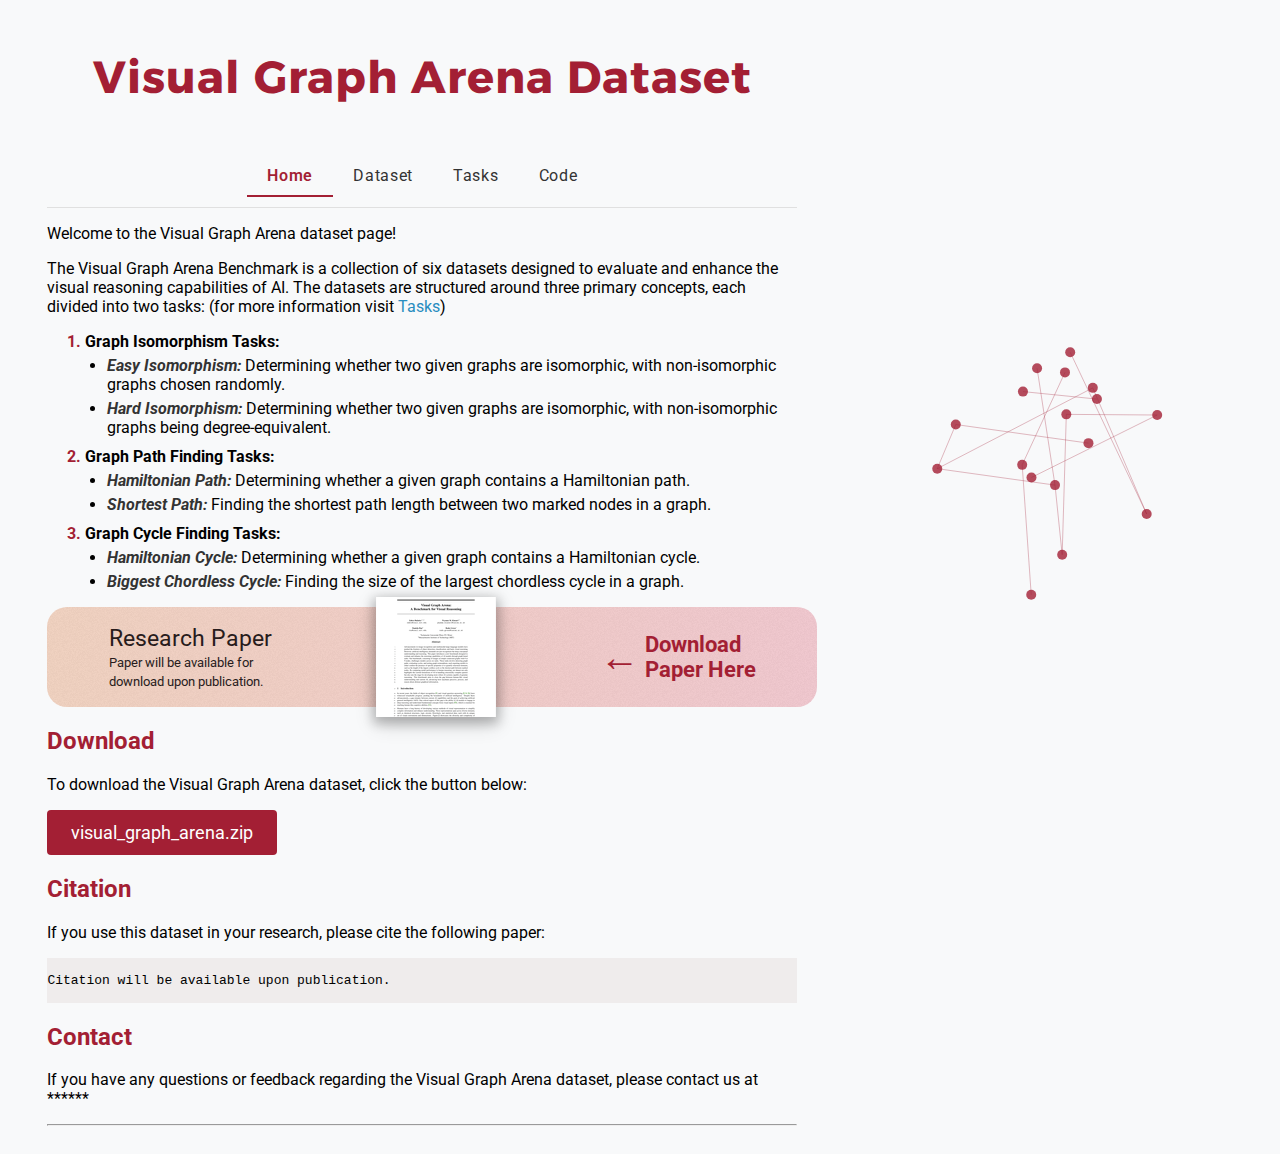
<file: index.html>
<!DOCTYPE html>
<html lang="en" xmlns="http://www.w3.org/1999/html">
<head>
    <meta charset="UTF-8">
    <meta name="viewport" content="width=device-width, initial-scale=1.0">
    <link href='https://fonts.googleapis.com/css?family=Roboto' rel='stylesheet'>
    <link href="https://fonts.googleapis.com/css2?family=Alexandria" rel="stylesheet">
    <title>Visual Graph Arena Dataset</title>
    <link rel="stylesheet" href="css/main.css">
    <link rel="icon" type="image/png" href="data/icon.png">
</head>
<body>
<div class="content-container">
    <div class="content">
        <h1 style="font-family: 'Alexandria','Arial',serif">Visual Graph Arena Dataset</h1>
        <nav class="navbar">
            <ul class="nav-menu">
                <li><a href="index.html" id="home-link">Home</a></li>
                <li><a href="dataset.html" id="dataset-link">Dataset</a></li>
                <li><a href="tasks.html" id="tasks-link">Tasks</a></li>
                <li><a href="code.html" id="code-link">Code</a></li>
            </ul>
        </nav>
        <p>Welcome to the Visual Graph Arena dataset page!</p>
        <p> The Visual Graph Arena Benchmark is a collection of six datasets designed to evaluate and enhance the
            visual
            reasoning capabilities of AI. The datasets are structured around three primary concepts, each divided
            into
            two tasks: (for more information visit <a href="tasks.html">Tasks</a>)</p>
        <ol>
            <li>
                <strong>Graph Isomorphism Tasks:</strong>
                <ul>
                    <li>
                        <em>Easy Isomorphism:</em> Determining whether two given graphs are isomorphic, with
                        non-isomorphic graphs chosen randomly.
                    </li>
                    <li>
                        <em>Hard Isomorphism:</em> Determining whether two given graphs are isomorphic, with
                        non-isomorphic graphs being degree-equivalent.
                    </li>
                </ul>
            </li>
            <li>
                <strong>Graph Path Finding Tasks:</strong>
                <ul>
                    <li>
                        <em>Hamiltonian Path:</em> Determining whether a given graph contains a Hamiltonian path.
                    </li>
                    <li>
                        <em>Shortest Path:</em> Finding the shortest path length between two marked nodes in a
                        graph.
                    </li>
                </ul>
            </li>
            <li>
                <strong>Graph Cycle Finding Tasks:</strong>
                <ul>
                    <li>
                        <em>Hamiltonian Cycle:</em> Determining whether a given graph contains a Hamiltonian cycle.
                    </li>
                    <li>
                        <em>Biggest Chordless Cycle:</em> Finding the size of the largest chordless cycle in a
                        graph.
                    </li>
                </ul>
            </li>
        </ol>
        <div class="rectangle">
          <span style="color: #281c1c; text-align: left">
            <span style="font-size: 144%; ">Research Paper</span>
            <br>
            <span style="font-size: smaller; ">Paper will be available for <br>download upon publication. </span>
          </span>
            <img src="/data/paper.png" alt="Square Image">
            <span class="download-text">Download <br>Paper Here </span>
        </div>
        <h2>Download</h2>
        <p>To download the Visual Graph Arena dataset, click the button below:</p>
        <a href="https://bit.ly/3Q3ujVV" class="download-button">visual_graph_arena.zip</a>
        <h2>Citation</h2>
        <p>If you use this dataset in your research, please cite the following paper:</p>
        <pre style="white-space: pre-wrap; background-color:#EFECEC">

Citation will be available upon publication.

</pre>
        <h2>Contact</h2>
        <p>If you have any questions or feedback regarding the Visual Graph Arena dataset, please contact us at
            ******</p>
        <hr class="double">
    </div>
</div>
<div class="graph-container">
    <canvas id="graphCanvas"></canvas>
</div>
</body>
<script src="javascript/random_graph.js"></script>
</file>
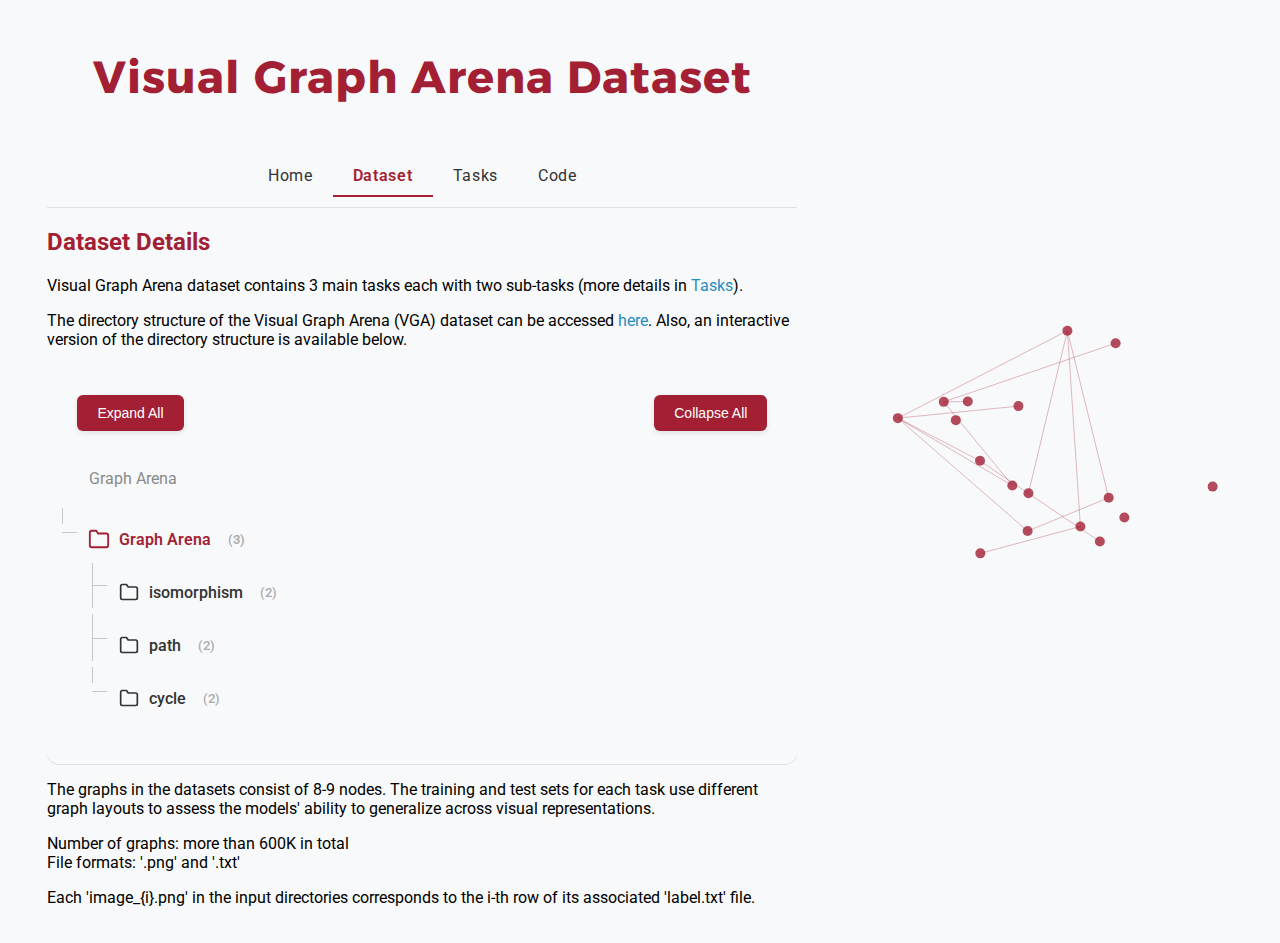
<file: dataset.html>
<!DOCTYPE html>
<html lang="en" xmlns="http://www.w3.org/1999/html">
<head>
    <meta charset="UTF-8">
    <meta name="viewport" content="width=device-width, initial-scale=1.0">
    <link href='https://fonts.googleapis.com/css?family=Roboto' rel='stylesheet'>
    <link href="https://fonts.googleapis.com/css2?family=Alexandria" rel="stylesheet">
    <title>Visual Graph Arena Dataset</title>
    <link rel="stylesheet" href="css/main.css">
    <link rel="stylesheet" href="css/directory.css">
</head>
<body>
<div class="content-container">
    <div class="content">
        <h1 style="font-family: 'Alexandria','Arial',serif">Visual Graph Arena Dataset</h1>
        <nav class="navbar">
            <ul class="nav-menu">
                <li><a href="index.html" id="home-link">Home</a></li>
                <li><a href="dataset.html" id="dataset-link">Dataset</a></li>
                <li><a href="tasks.html" id="tasks-link">Tasks</a></li>
                <li><a href="code.html" id="code-link">Code</a></li>
            </ul>
        </nav>

        <h2>Dataset Details</h2>
        <p>Visual Graph Arena dataset contains 3 main tasks each with two sub-tasks (more details in <a
                href="tasks.html">Tasks</a>).</p>
        <p>The directory structure of the Visual Graph Arena (VGA) dataset can be accessed <a href="/data/directory.pdf">here</a>.
            Also, an interactive version of the directory structure is available below.</p>

        <div class="directory" id="directory">
            <div class="controls">
                <button class="btn" id="expandAll">Expand All</button>
                <button class="btn" id="collapseAll">Collapse All</button>
            </div>
            <div class="breadcrumb" id="breadcrumb"></div>
            <div id="tree"></div>
        </div>

        <p>The graphs in the datasets consist of 8-9 nodes. The training and test sets for each task use different
            graph
            layouts to assess the models' ability to generalize across visual representations. </p>
        <ul>
            <li>Number of graphs: more than 600K in total</li>
            <li>File formats: '.png' and '.txt'</li>
        </ul>
        <p>Each 'image_{i}.png' in the input directories corresponds to the i-th row of its associated 'label.txt'
            file.</p>

    </div>
</div>
<div class="graph-container">
    <canvas id="graphCanvas"></canvas>
</div>
</body>
<script src="javascript/random_graph.js"></script>
<script src="javascript/directory.js"></script>
</file>
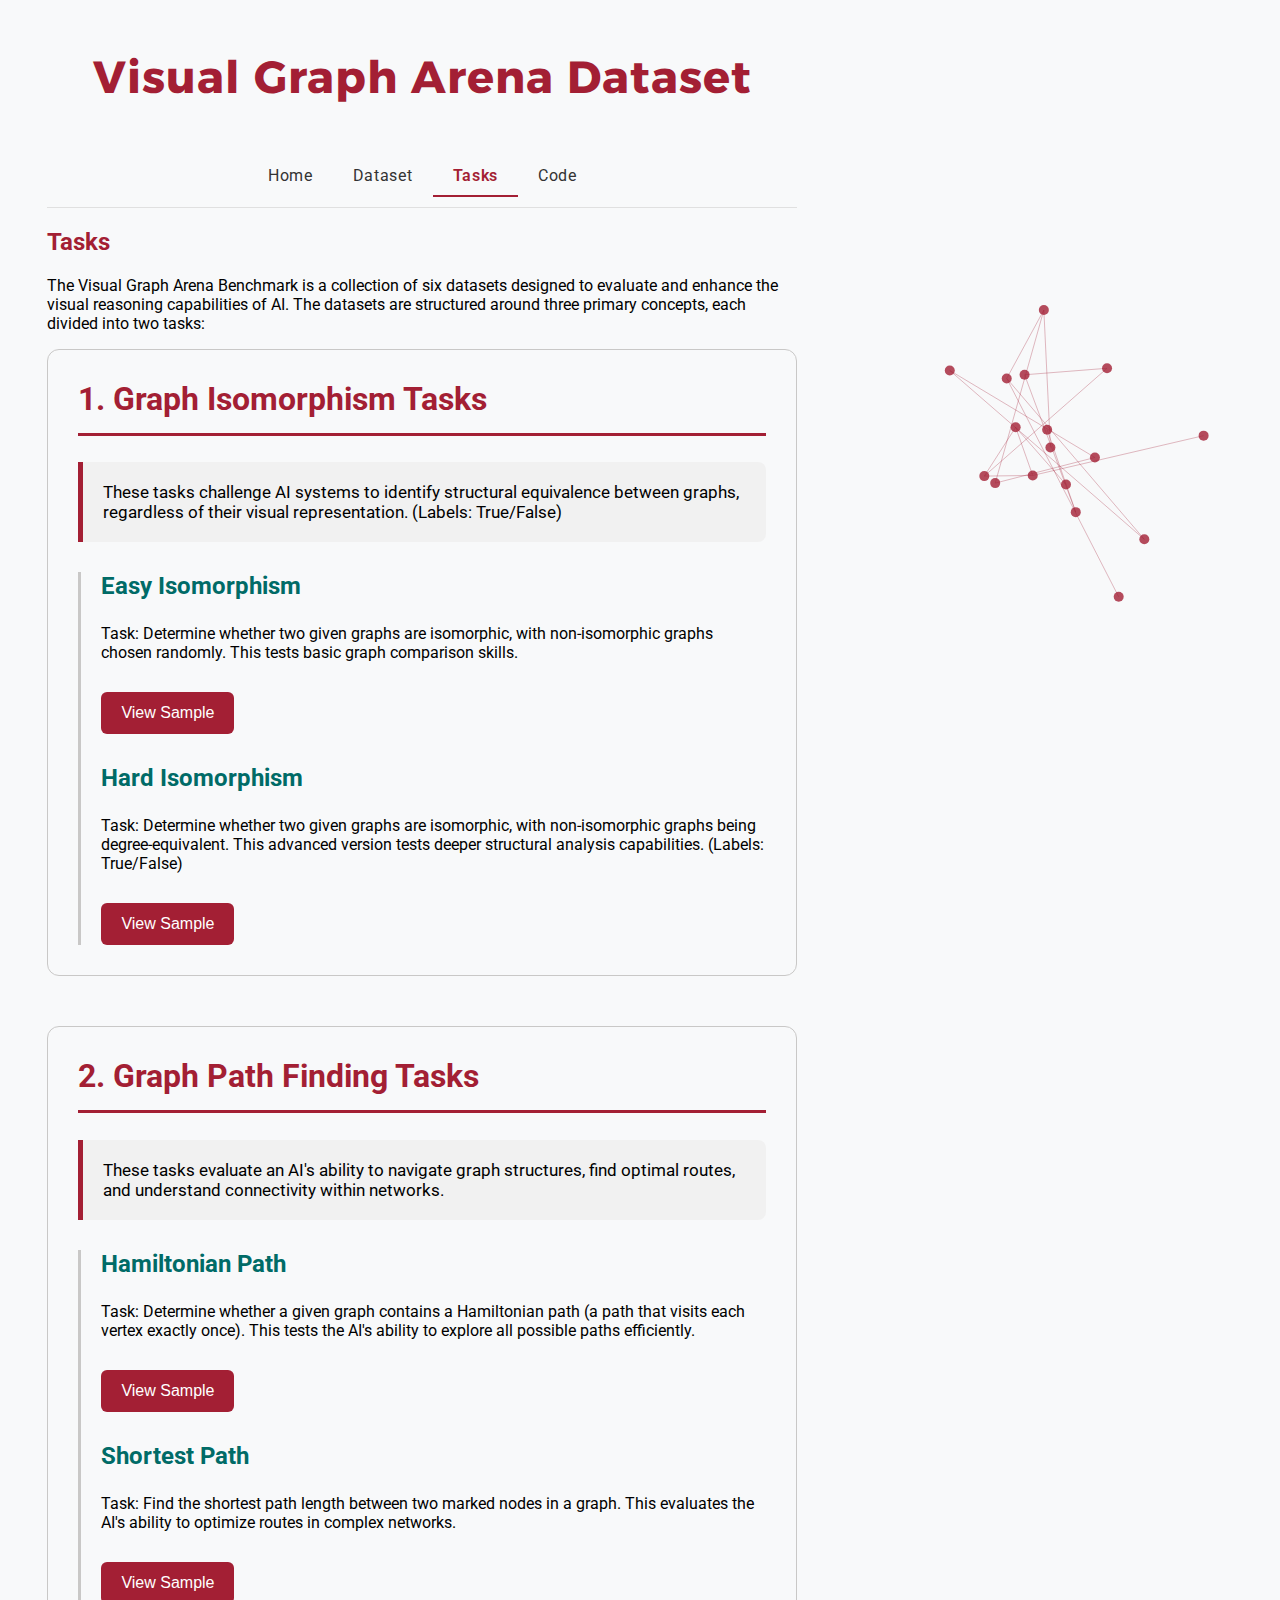
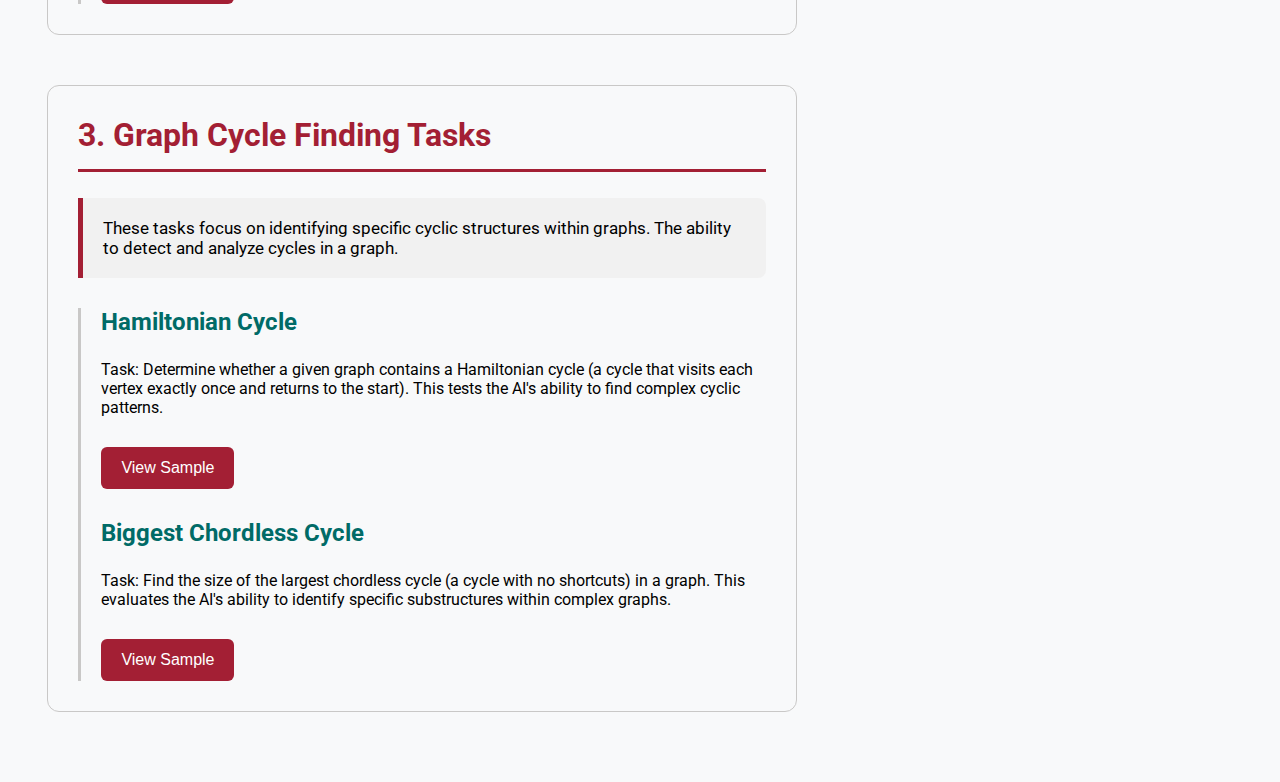
<file: tasks.html>
<!DOCTYPE html>
<html lang="en" xmlns="http://www.w3.org/1999/html">
<head>
    <meta charset="UTF-8">
    <meta name="viewport" content="width=device-width, initial-scale=1.0">
    <link href='https://fonts.googleapis.com/css?family=Roboto' rel='stylesheet'>
    <link href="https://fonts.googleapis.com/css2?family=Alexandria" rel="stylesheet">
    <title>Visual Graph Arena Dataset</title>
    <link rel="stylesheet" href="css/main.css">
    <link rel="stylesheet" href="css/task_card.css">
</head>
<body>
<div class="content-container">
    <div class="content">
        <h1 style="font-family: 'Alexandria','Arial',serif">Visual Graph Arena Dataset</h1>
        <nav class="navbar">
            <ul class="nav-menu">
                <li><a href="index.html" id="home-link">Home</a></li>
                <li><a href="dataset.html" id="dataset-link">Dataset</a></li>
                <li><a href="tasks.html" id="tasks-link">Tasks</a></li>
                <li><a href="code.html" id="code-link">Code</a></li>
            </ul>
        </nav>

        <h2>Tasks</h2>
        <p> The Visual Graph Arena Benchmark is a collection of six datasets designed to evaluate and enhance the visual
            reasoning capabilities of AI. The datasets are structured around three primary concepts, each divided into
            two tasks:</p>


        <div class="task-card">
            <h2>1. Graph Isomorphism Tasks</h2>
            <div class="task-description">
                These tasks challenge AI systems to identify structural equivalence between graphs, regardless of their
                visual representation. (Labels: True/False)
            </div>
            <div class="task-content">
                <h3>Easy Isomorphism</h3>
                <p>Task: Determine whether two given graphs are isomorphic, with non-isomorphic graphs chosen randomly.
                    This tests basic graph comparison skills.</p>
                <button class="btn-toggle" onclick="toggleSample('easy-iso')">View Sample</button>
                <div id="easy-iso" class="sample-data hidden">
                    <div class="sample-image"><img src="data/samples/easy_f.png" alt="Sample Image: Easy Isomorphism"></div>
                    <p class="sample-count">Label: False</p>
                    <p class="sample-count">Training samples: 140,000 | Test samples: 15,718</p>
                </div>

                <h3>Hard Isomorphism</h3>
                <p>Task: Determine whether two given graphs are isomorphic, with non-isomorphic graphs being
                    degree-equivalent. This advanced version tests deeper structural analysis capabilities. (Labels: True/False)</p>
                <button class="btn-toggle" onclick="toggleSample('hard-iso')">View Sample</button>
                <div id="hard-iso" class="sample-data hidden">
                    <div class="sample-image"><img src="data/samples/hard_t.png" alt="Sample Image: Hasy Isomorphism"></div>
                    <p class="sample-count">Label: True</p>
                    <p class="sample-count">Training samples: 127,374 | Test samples: 14,298</p>
                </div>
            </div>
        </div>

        <div class="task-card">
            <h2>2. Graph Path Finding Tasks</h2>
            <div class="task-description">
                These tasks evaluate an AI's ability to navigate graph structures, find optimal routes, and understand connectivity within networks.
            </div>
            <div class="task-content">
                <h3>Hamiltonian Path</h3>
                <p>Task: Determine whether a given graph contains a Hamiltonian path (a path that visits each vertex exactly once). This tests the AI's ability to explore all possible paths efficiently.</p>
                <button class="btn-toggle" onclick="toggleSample('ham-path')">View Sample</button>
                <div id="ham-path" class="sample-data hidden">
                    <div class="sample-image"><img src="data/samples/hamiltonian_path_f.png" alt="Sample Image: Hamiltonian Path"></div>
                    <p class="sample-count">Label: False</p>
                    <p class="sample-count">Training samples: 25,000 | Test samples: 4,960 (2,480 Kawai, 2,480 Planar)</p>
                </div>

                <h3>Shortest Path</h3>
                <p>Task: Find the shortest path length between two marked nodes in a graph. This evaluates the AI's ability to optimize routes in complex networks.</p>
                <button class="btn-toggle" onclick="toggleSample('short-path')">View Sample</button>
                <div id="short-path" class="sample-data hidden">
                    <div class="sample-image"><img src="data/samples/shortest_path_3.png" alt="Sample Image: Shortest Path"></div>
                    <p class="sample-count">Label: 3</p>
                    <p class="sample-count">Training samples: 80,000 | Test samples: 26,016 (8,672 Random, 8,672 Kawai, 8,672 Planar)</p>
                </div>
            </div>
        </div>

        <div class="task-card">
            <h2>3. Graph Cycle Finding Tasks</h2>
            <div class="task-description">
                These tasks focus on identifying specific cyclic structures within graphs. The ability to detect and analyze cycles in a graph.
            </div>
            <div class="task-content">
                <h3>Hamiltonian Cycle</h3>
                <p>Task: Determine whether a given graph contains a Hamiltonian cycle (a cycle that visits each vertex exactly once and returns to the start). This tests the AI's ability to find complex cyclic patterns.</p>
                <button class="btn-toggle" onclick="toggleSample('ham-cycle')">View Sample</button>
                <div id="ham-cycle" class="sample-data hidden">
                    <div class="sample-image"><img src="data/samples/hamilton_cycle_t.png" alt="Sample Image: Hamiltonian Cycle"></div>
                    <p class="sample-count">Label: True</p>
                    <p class="sample-count">Training samples: 69,935 | Test samples: 15,480 (7,740 Kawai, 7,740 Planar)</p>
                </div>

                <h3>Biggest Chordless Cycle</h3>
                <p>Task: Find the size of the largest chordless cycle (a cycle with no shortcuts) in a graph. This evaluates the AI's ability to identify specific substructures within complex graphs.</p>
                <button class="btn-toggle" onclick="toggleSample('chord-cycle')">View Sample</button>
                <div id="chord-cycle" class="sample-data hidden">
                    <div class="sample-image"><img src="data/samples/chordless_4.png" alt="Sample Image: Biggest Chordless Cycle"></div>
                    <p class="sample-count">Label: 4$</p>
                    <p class="sample-count">Training samples: 80,000 | Test samples: 12,968 (6,484 Kawai, 6,484 Planar)</p>
                </div>
            </div>
        </div>

    </div>
</div>
<div class="graph-container">
    <canvas id="graphCanvas"></canvas>
</div>
</body>
<script src="javascript/random_graph.js"></script>
<script>
    function toggleSample(id) {
        const sample = document.getElementById(id);
        sample.classList.toggle('hidden');

        const button = sample.previousElementSibling;
        button.textContent = sample.classList.contains('hidden') ? 'View Sample' : 'Hide Sample';
    }
</script>
</file>
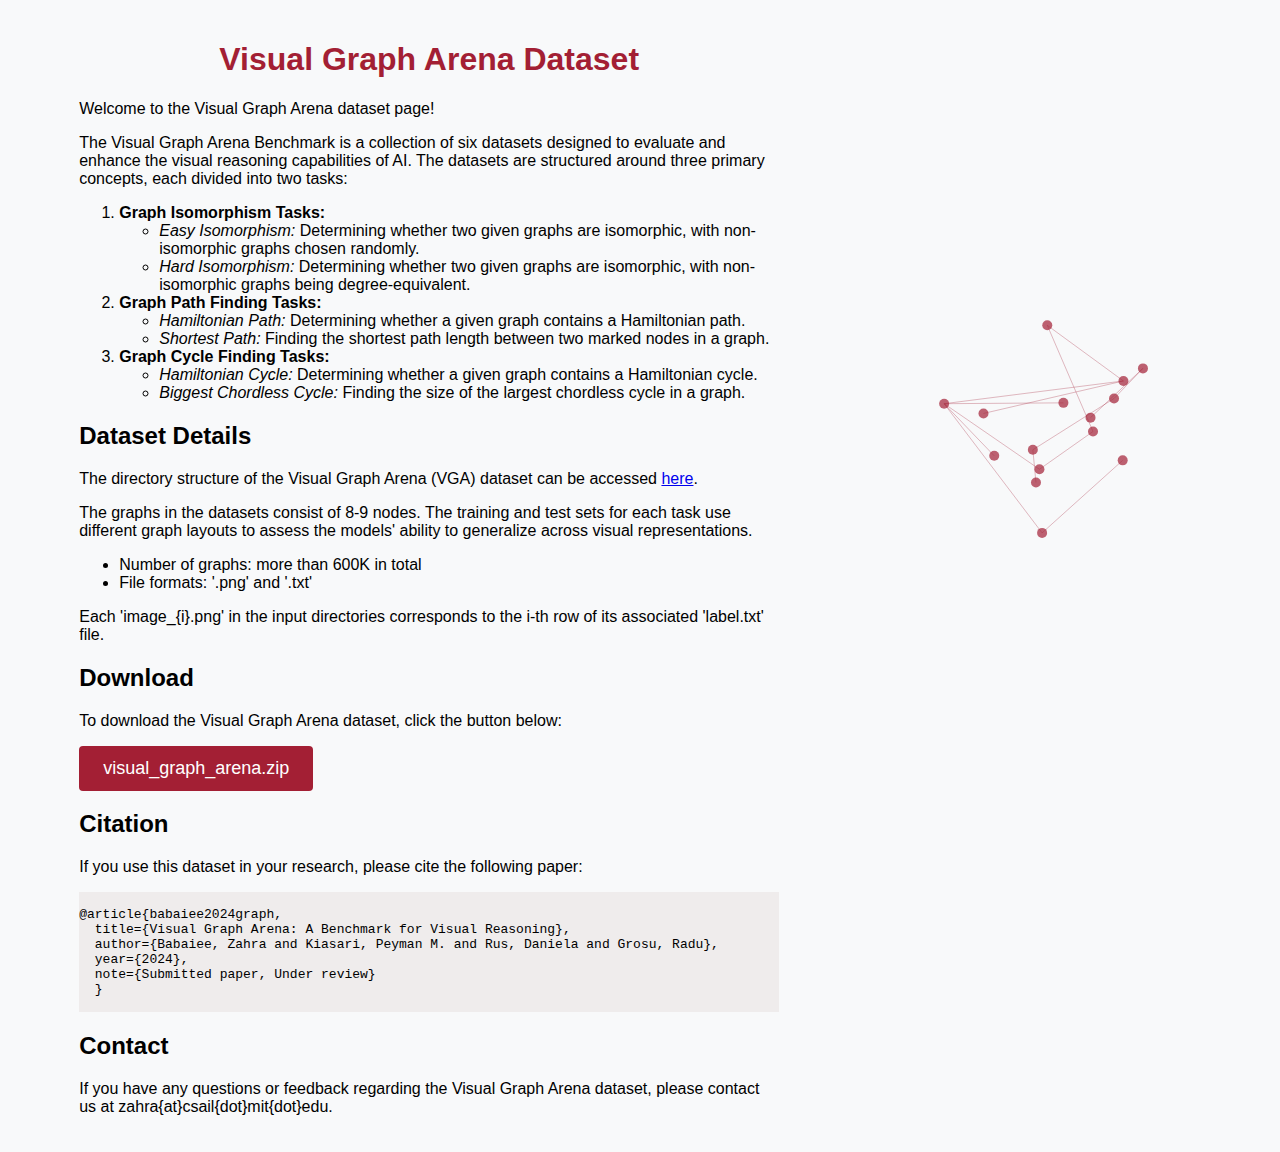
<file: temp.html>
<!DOCTYPE html>
<html lang="en">
<head>
    <meta charset="UTF-8">
    <meta name="viewport" content="width=device-width, initial-scale=1.0">
    <title>Visual Graph Arena Dataset</title>
    <style>
        body {
            font-family: Arial, sans-serif;
            margin: 0;
            padding: 0;
            display: flex;
            background-color: #f8f9fa;
        }
        .content-container {
            width: 66%; /* Two-thirds for content */
            display: flex;
            align-items: center; /* Center content vertically */
            justify-content: center; /* Center content horizontally */
            padding: 20px;
            overflow-y: auto;
        }
        .content {
          max-width: 700px; /* Standard max width */

        }
        .graph-container {
            width: 34%; /* One-third for graph */
            height: 100vh;
            position: relative;
            justify-content: center;
        }
        canvas {
            width: 100%;
            height: 90%;
            position: relative;
            justify-content: center;
        }
        h1 {
            text-align: center;
            color: #A31F34;
        }
        .download-button {
            display: inline-block;
            padding: 12px 24px;
            background-color: #A31F34;
            color: #fff;
            text-decoration: none;
            border-radius: 4px;
            font-size: 18px;
            transition: background-color 0.5s ease;
        }
        .download-button:hover {
            background-color: #8B1A2E;
        }
        
        @media (max-width: 600px) { 
          .content-container {
                      width: 100%;
                      padding: 20px;
                      overflow-y: auto;
                  }
          .graph-container {
            width: 100%; /* One-third for graph */
            height: 90vh;
            position: absolute;
            opacity: 0.6;
            filter: blur(1px);
        }
}
        

    </style>
</head>
<body>
    <div class="content-container">
        <div class="content">
            <h1>Visual Graph Arena Dataset</h1>
            <p>Welcome to the Visual Graph Arena dataset page!</p>
            <p> The Visual Graph Arena Benchmark is a collection of six datasets designed to evaluate and enhance the visual reasoning capabilities of AI.
            The datasets are structured around three primary concepts, each divided into two tasks:</p>

              <ol>
                  <li><strong>Graph Isomorphism Tasks:</strong>
                      <ul>
                          <li><em>Easy Isomorphism:</em> Determining whether two given graphs are isomorphic, with non-isomorphic graphs chosen randomly.</li>
                          <li><em>Hard Isomorphism:</em> Determining whether two given graphs are isomorphic, with non-isomorphic graphs being degree-equivalent.</li>
                      </ul>
                  </li>
                  <li><strong>Graph Path Finding Tasks:</strong>
                      <ul>
                          <li><em>Hamiltonian Path:</em> Determining whether a given graph contains a Hamiltonian path.</li>
                          <li><em>Shortest Path:</em> Finding the shortest path length between two marked nodes in a graph.</li>
                      </ul>
                  </li>
                  <li><strong>Graph Cycle Finding Tasks:</strong>
                      <ul>
                          <li><em>Hamiltonian Cycle:</em> Determining whether a given graph contains a Hamiltonian cycle.</li>
                          <li><em>Biggest Chordless Cycle:</em> Finding the size of the largest chordless cycle in a graph.</li>
                      </ul>
                  </li>
              </ol>

       
            <h2>Dataset Details</h2>
            <p>The directory structure of the Visual Graph Arena (VGA) dataset can be accessed <a href="/directory.pdf">here</a>.</p>
            <p>The graphs in the datasets consist of 8-9 nodes. The training and test sets for each task use different graph layouts to assess the models' ability to generalize across visual representations. </p>
              
            <ul>
                <li>Number of graphs: more than 600K in total</li>
                <li>File formats: '.png' and '.txt'</li>
            </ul>
            <p>Each 'image_{i}.png' in the input directories corresponds to the i-th row of its associated 'label.txt' file.</p>

            <h2>Download</h2>
            <p>To download the Visual Graph Arena dataset, click the button below:</p>
            <a href="/visual_graph_arena.zip" class="download-button">visual_graph_arena.zip</a>

            <h2>Citation</h2>
            <p>If you use this dataset in your research, please cite the following paper:</p>
    <pre style="white-space: pre-wrap; background-color:#EFECEC">
    
@article{babaiee2024graph,
  title={Visual Graph Arena: A Benchmark for Visual Reasoning},
  author={Babaiee, Zahra and Kiasari, Peyman M. and Rus, Daniela and Grosu, Radu},
  year={2024},
  note={Submitted paper, Under review}
  }
  
</pre>


            <h2>Contact</h2>
            <p>If you have any questions or feedback regarding the Visual Graph Arena dataset, please contact us at zahra{at}csail{dot}mit{dot}edu.</p>
        </div>
    </div>
    <div class="graph-container">
        <canvas id="graphCanvas"></canvas>
    </div>

    <script>
        const canvas = document.getElementById('graphCanvas');
        const ctx = canvas.getContext('2d');

        // Set canvas to full width and height of its container
        canvas.width = canvas.offsetWidth;
        canvas.height = canvas.offsetHeight;

        const numNodes = 15;
        const nodeRadius = 5;
        const nodes = [];
        const edges = [];

        // Generate random nodes and edges
        for (let i = 0; i < numNodes; i++) {
            const angle = Math.random() * Math.PI * 2;
            const radius = Math.random() * (Math.min(canvas.width, canvas.height) / 3);
            nodes.push({
                x: Math.cos(angle) * radius + canvas.width / 2,
                y: Math.sin(angle) * radius + canvas.height / 2,
                vx: (Math.random() - 0.5) * 2,
                vy: (Math.random() - 0.5) * 2
            });
            const targetIndex = Math.floor(Math.random() * numNodes);
            if (i !== targetIndex) {
                edges.push({ source: i, target: targetIndex });
            }
        }

        function drawGraph() {
            ctx.clearRect(0, 0, canvas.width, canvas.height);

            // Draw edges
            ctx.strokeStyle = 'rgba(163, 31, 52, 0.3)';
            ctx.lineWidth = 1;
            edges.forEach(edge => {
                const source = nodes[edge.source];
                const target = nodes[edge.target];
                ctx.beginPath();
                ctx.moveTo(source.x, source.y);
                ctx.lineTo(target.x, target.y);
                ctx.stroke();
            });

            // Draw nodes
             ctx.fillStyle = 'rgba(163, 31, 52, 0.7)'; 
            nodes.forEach(node => {
                ctx.beginPath();
                ctx.arc(node.x, node.y, nodeRadius, 0, 2 * Math.PI);
                ctx.fill();

                // Update node positions and check boundaries
                node.x += node.vx;
                node.y += node.vy;

                if (node.x <= nodeRadius || node.x >= canvas.width - nodeRadius) {
                    node.vx *= -1;
                }
                if (node.y <= nodeRadius || node.y >= canvas.height - nodeRadius) {
                    node.vy *= -1;
                }
            });

            requestAnimationFrame(drawGraph);
        }

        drawGraph();
    </script>
</body>
</html>
</file>
<file: css/main.css>
body {
    font-family: 'Roboto', Arial, sans-serif;
    margin: 0;
    padding: 0;
    display: flex;
    background-color: #f8f9fa;
}

a {
    color: #288dc0;
    text-decoration: none;
    transition: color 0.3s ease;
}

a:hover, a:focus {
    color: #00698e; /* A slightly darker shade for hover/focus states */
    text-decoration: underline;
}

.page {
    display: none;
}

#home {
    display: block; /* Show home page by default */
}

.content-container {
    width: 66%;
    /* Two-thirds for content */
    display: flex;
    align-items: center;
    /* Center content vertically */
    justify-content: center;
    /* Center content horizontally */
    padding: 20px;
    overflow-y: auto;
    box-sizing: border-box;
}

.content {
    max-width: 750px;
    /* Standard max width */
}

.graph-container {
    width: 34%;
    /* One-third for graph */
    height: 100vh;
    justify-content: center;
    position: fixed; /* Change from 'relative' to 'fixed' */
    right: 0;
    top: 0;

}

canvas {
    width: 100%;
    height: 100%;
    position: relative;
    justify-content: center;
}

h1, h2, h3 {
    color: #A31F34;
}

h1 {
    text-align: center;
    margin-bottom: 40px;
    font-size: 2.8em;
    letter-spacing: 1px;
}

.download-button {
    display: inline-block;
    padding: 12px 24px;
    background-color: #A31F34;
    color: #fff;
    text-decoration: none;
    border-radius: 4px;
    font-size: 18px;
    transition: background-color 0.5s ease;
}

.download-button:hover {
    background-color: #8B1A2E;
}

.rectangle {
    background: rgba(255, 175, 189, 0.5); /* fallback for old browsers */
    background: -webkit-linear-gradient(to right, rgba(255, 195, 160, 0.5), rgba(255, 175, 189, 0.5)); /* Chrome 10-25, Safari 5.1-6 */
    background: linear-gradient(to right, rgba(255, 195, 160, 0.5), rgba(255, 175, 189, 0.5)), /* W3C, IE 10+/ Edge, Firefox 16+, Chrome 26+, Opera 12+, Safari 7+ */ url([data-uri]);

    /* Light gray color */
    width: 100%;
    /* As wide as its container */
    height: 100px;
    /* Set the height of the rectangle */
    display: flex;
    justify-content: space-around;
    /* Aligns children with space between them */
    align-items: center;
    /* Vertically centers children */
    border-radius: 20px;
    /* Rounded corners */
    padding: 0 10px;
    /* Padding on sides */
}

.rectangle img {
    width: 120px;
    /* Width of the square picture */
    height: 120px;
    /* Height of the square picture, making it not exactly square */
    box-shadow: 0 4px 10px 3px rgba(0, 0, 0, 0.2), 0 6px 20px 0 rgba(0, 0, 0, 0.19);
}

.download-text {
    font-size: 22px;
    /* Font size for the text */
    display: flex;
    /* Aligns the icon and text */
    align-items: center;
    /* Centers them vertically */
    font-weight: bold;
    color: #A31F34;
}

.download-text::before {
    content: "←";
    /* Unicode for down arrow */
    margin-right: 5px;
    /* Space between the arrow and text */
    font-size: 40px;
    font-weight: 900;
    /* Size of the arrow */
}

.dedication {
    margin-top: 40px;
    font-size: 11px;
    font-style: italic;
    color: #A9A9A9;
}

/********** Navbar styling **************/
/* Reset and base styles */
body, ul {
    margin: 0;
    padding: 0;
}

ul {
    list-style-type: none;
}

/* Navbar container */
.navbar {
    /*background-color: #f8f9fa;*/
    border-bottom: 1px solid #e0e0e0;
    font-family: 'Roboto', Arial, 'Garamond', 'Baskerville', 'Times New Roman', serif;
    padding: 10px 0;
    transition: box-shadow 0.3s ease;
}


/* Navbar menu */
.nav-menu {
    display: flex;
    justify-content: center;
    align-items: center;
}

/* Navbar links */
.nav-menu li a {
    display: inline-block;
    color: #333;
    text-decoration: none;
    padding: 12px 20px;
    font-size: 16px;
    transition: all 0.3s ease;
    letter-spacing: 0.7px;
    position: relative;
}

/* Hover and focus effect */
.nav-menu li a:hover, .nav-menu li a:focus {
    color: #A31F34;
}

.nav-menu li a::after {
    content: '';
    position: absolute;
    width: 0;
    height: 2px;
    bottom: 0;
    left: 50%;
    background-color: #A31F34;
    transition: all 0.6s ease;
}

.nav-menu li a:hover::after, .nav-menu li a:focus::after, .nav-menu li a.active::after {
    width: 100%;
    left: 0;
}

/* Active link style */
.nav-menu li a.active {
    font-weight: 600;
    color: #A31F34;
}

/* Custom scrollbar for webkit browsers */
.navbar::-webkit-scrollbar {
    height: 4px;
}

.navbar::-webkit-scrollbar-thumb {
    background-color: #A31F34;
}

.navbar::-webkit-scrollbar-track {
    background-color: #f1f1f1;
}

@media (max-width: 600px) {
    .content-container {
        width: 100%;
        padding: 20px;
        overflow-y: auto;
    }

    .graph-container {
        width: 100%;
        /* One-third for graph */
        height: 90vh;
        position: absolute;
        opacity: 0.5;
        filter: blur(1px);
        z-index: -1;
    }

    .nav-menu {
        flex-direction: column;
    }

    .nav-menu li a {
        padding: 10px 15px;
    }
}


/* Styles for the outer ordered list */
ol {
    counter-reset: item;
    padding-left: 20px;
}

ol > li {
    display: block;
    margin-bottom: 10px;
}

ol > li:before {
    content: counter(item) ". ";
    counter-increment: item;
    font-weight: bold;
    color: #A31F34;
}

/* Styles for the inner unordered list */
ol > li > ul {
    margin-top: 5px;
    padding-left: 40px;
}

ol > li > ul > li {
    list-style-type: disc;
    margin-bottom: 5px;
}

/* Ensure em elements within list items are properly styled */
li em {
    font-style: italic;
    font-weight: bold;
    color: #333;
}
</file>
<file: css/directory.css>
:root {
    --primary-color: #A31F34;
    --secondary-color: #8a8b8c;
    --text-color: #333;
    --bg-color: #f8f9fa;
    --folder-color: #333333FF;
    --file-color: #00698e;
    --hover-color: #c9c8c7;
    --border-color: #c9c8c7;
    --line-color: #c9c8c7;
}

.directory {
    border-radius: 12px;
    padding: 30px;
    box-shadow: 0 1px rgba(0, 0, 0, 0.1);
    margin: 0 auto;
}

.directory h2 {
    color: var(--secondary-color);
    margin-bottom: 25px;
    text-align: center;
    font-size: 28px;
    font-weight: 600;
    letter-spacing: 0.5px;
}

.controls {
    display: flex;
    justify-content: space-between;
    margin-bottom: 20px;
}

.btn {
    background-color: var(--primary-color);
    color: white;
    border: none;
    padding: 10px 20px;
    border-radius: 6px;
    cursor: pointer;
    font-size: 14px;
    font-weight: 500;
    transition: all 0.3s ease;
    box-shadow: 0 2px 5px rgba(0, 0, 0, 0.1);
}

.btn:hover {
    background-color: var(--secondary-color);
    transform: translateY(-2px);
    box-shadow: 0 4px 8px rgba(0, 0, 0, 0.15);
}

.directory ul {
    list-style-type: none;
    padding-left: 0;
    margin: 0;
}

.directory li {
    margin: 6px 0;
    position: relative;
}

.directory li::before,
.directory li::after {
    content: '';
    position: absolute;
    left: -15px;
}

.directory li::before {
    border-left: 1px solid var(--line-color);
    height: 100%;
    top: -8px;
}

.directory li:last-child::before {
    height: 16px;
}

.directory li::after {
    border-bottom: 1px solid var(--line-color);
    width: 15px;
    top: 16px;
}

.directory ul ul {
    padding-left: 30px;
}

.directory span {
    cursor: pointer;
    display: inline-flex;
    align-items: center;
    padding: 8px 12px;
    border-radius: 6px;
    transition: all 0.3s ease;
}

.directory span:hover {
    background-color: var(--hover-color);
}

.folder, .file {
    display: inline-flex;
    align-items: center;
    transition: all 0.3s ease;
}

.folder svg, .file svg {
    margin-right: 10px;
    min-width: 20px;
    transition: all 0.3s ease;
}

.folder {
    font-weight: 500;
    color: var(--folder-color);
}

.file {
    color: var(--file-color);
}

.expanded > span {
    font-weight: 600;
    color: var(--primary-color);
}

.expanded > span svg {
    stroke: var(--primary-color);
    transform: scale(1.1);
}

.directory li ul {
    overflow: hidden;
    max-height: 0;
    transition: max-height 0.5s ease-out;
}

.directory li.expanded > ul {
    max-height: 5000px;
    transition: max-height 0.5s ease-in;
}

.item-count {
    font-size: 0.8em;
    color: var(--secondary-color);
    margin-left: 5px;
    opacity: 0.7;
}

.breadcrumb {
    display: flex;
    align-items: center;
    padding: 10px 0;
    margin-bottom: 10px;
    overflow-x: auto;
    white-space: nowrap;
}

.breadcrumb span {
    cursor: pointer;
    color: var(--secondary-color);
    transition: color 0.3s ease;
}

.breadcrumb span:hover {
    color: var(--primary-color);
}

.breadcrumb span:not(:last-child)::after {
    content: '>';
    margin: 0 10px;
    color: var(--border-color);
}
</file>
<file: css/task_card.css>
:root {
    --primary-color: #A31F34;
    --secondary-color: #8a8b8c;
    --text-color: #333;
    --bg-color: #f8f9fa;
    --folder-color: #333333FF;
    --file-color: #006b67;
    --hover-color: #c9c8c7;
    --border-color: #c9c8c7;
    --line-color: #c9c8c7;
}

.container {
    max-width: 1000px;
    margin: 0 auto;
}

.task-card {
    border-radius: 12px;
    padding: 30px;
    margin-bottom: 50px;
    transition: transform 0.3s ease, box-shadow 0.3s ease;
    border: 1px solid var(--border-color);
}

.task-card:hover {
    /*transform: translateY(-5px);*/
    box-shadow: 0 12px 20px rgba(0, 0, 0, 0.15);
}

.task-card h2 {
    margin-top: 0;
    border-bottom: 3px solid var(--primary-color);
    padding-bottom: 15px;
    font-size: 2em;
}

.task-card h3 {
    color: var(--file-color);
    margin-top: 30px;
    font-size: 1.5em;
}

.sample-data {
    background-color: var(--bg-color);
    border: 1px solid var(--border-color);
    border-radius: 8px;
    padding: 25px;
    margin-top: 25px;
    max-height: 1000px;
    overflow: hidden;
    transition: max-height 2.3s ease-out;
}

.sample-data.hidden {
    max-height: 0;
}

.sample-image {
    width: 100%;
    aspect-ratio: 1 / 1;
    background-color: var(--hover-color);
    display: flex;
    justify-content: center;
    align-items: center;
    font-weight: bold;
    color: var(--folder-color);
    border-radius: 8px;
    transition: transform 0.3s ease, box-shadow 0.3s ease;
}

.sample-image:hover {
    transform: scale(1.02);
    box-shadow: 0 8px 15px rgba(0, 0, 0, 0.1);
}

.sample-image img {
    max-width: 100%;
    object-fit: contain;
}

.sample-count {
    margin-top: 20px;
    font-style: italic;
    color: var(--secondary-color);
    font-size: 0.95em;
}

.task-description {
    background-color: #f1f1f1;
    border-left: 5px solid var(--primary-color);
    padding: 20px;
    margin: 25px 0;
    border-radius: 0 8px 8px 0;
    font-size: 1.05em;
}

.btn-toggle {
    background-color: var(--primary-color);
    color: white;
    border: none;
    padding: 12px 20px;
    border-radius: 6px;
    cursor: pointer;
    font-size: 1em;
    transition: all 0.3s ease;
    margin-top: 15px;
}

.btn-toggle:hover {
    background-color: #8a1a2b;
    transform: translateY(-2px);
}

.hidden {
    display: none;
}

.task-content {
    padding-left: 20px;
    border-left: 3px solid var(--line-color);
    margin-top: 20px;
}

.task-content p {
    margin-bottom: 15px;
}
</file>
